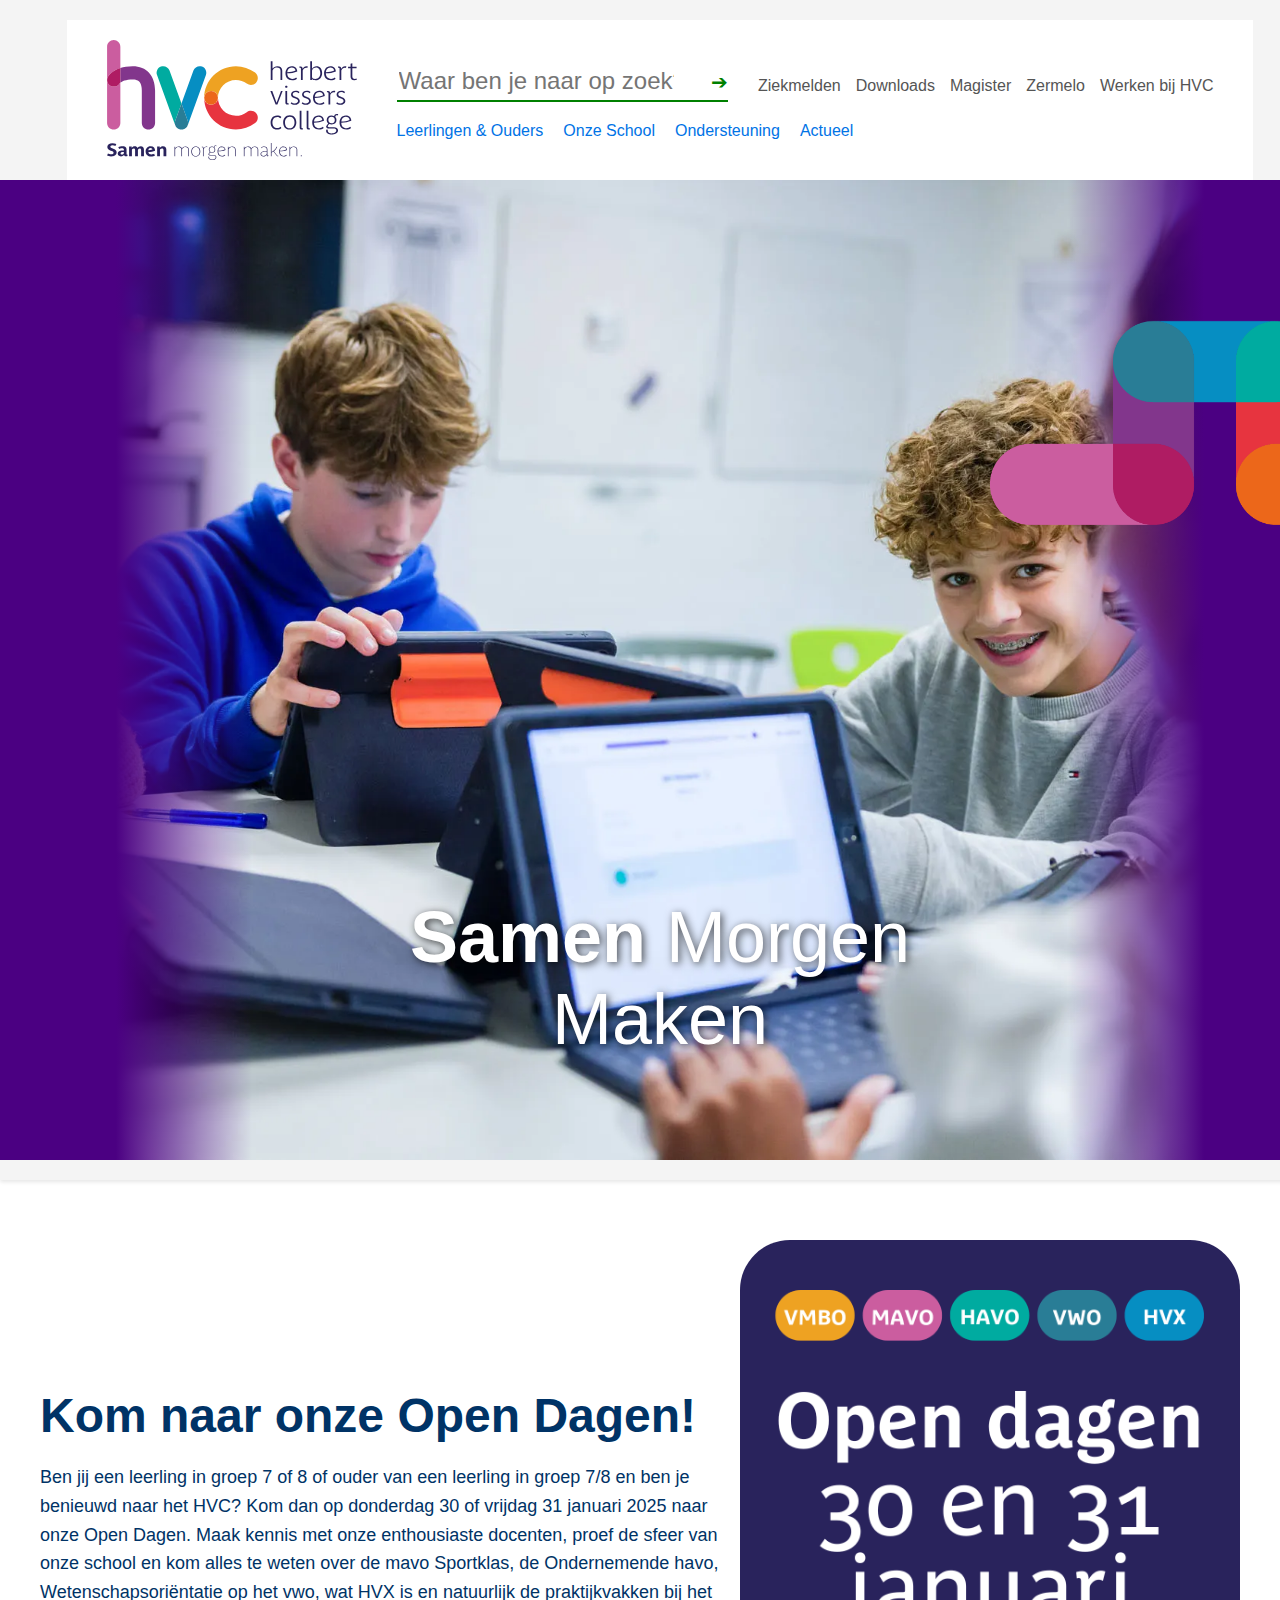
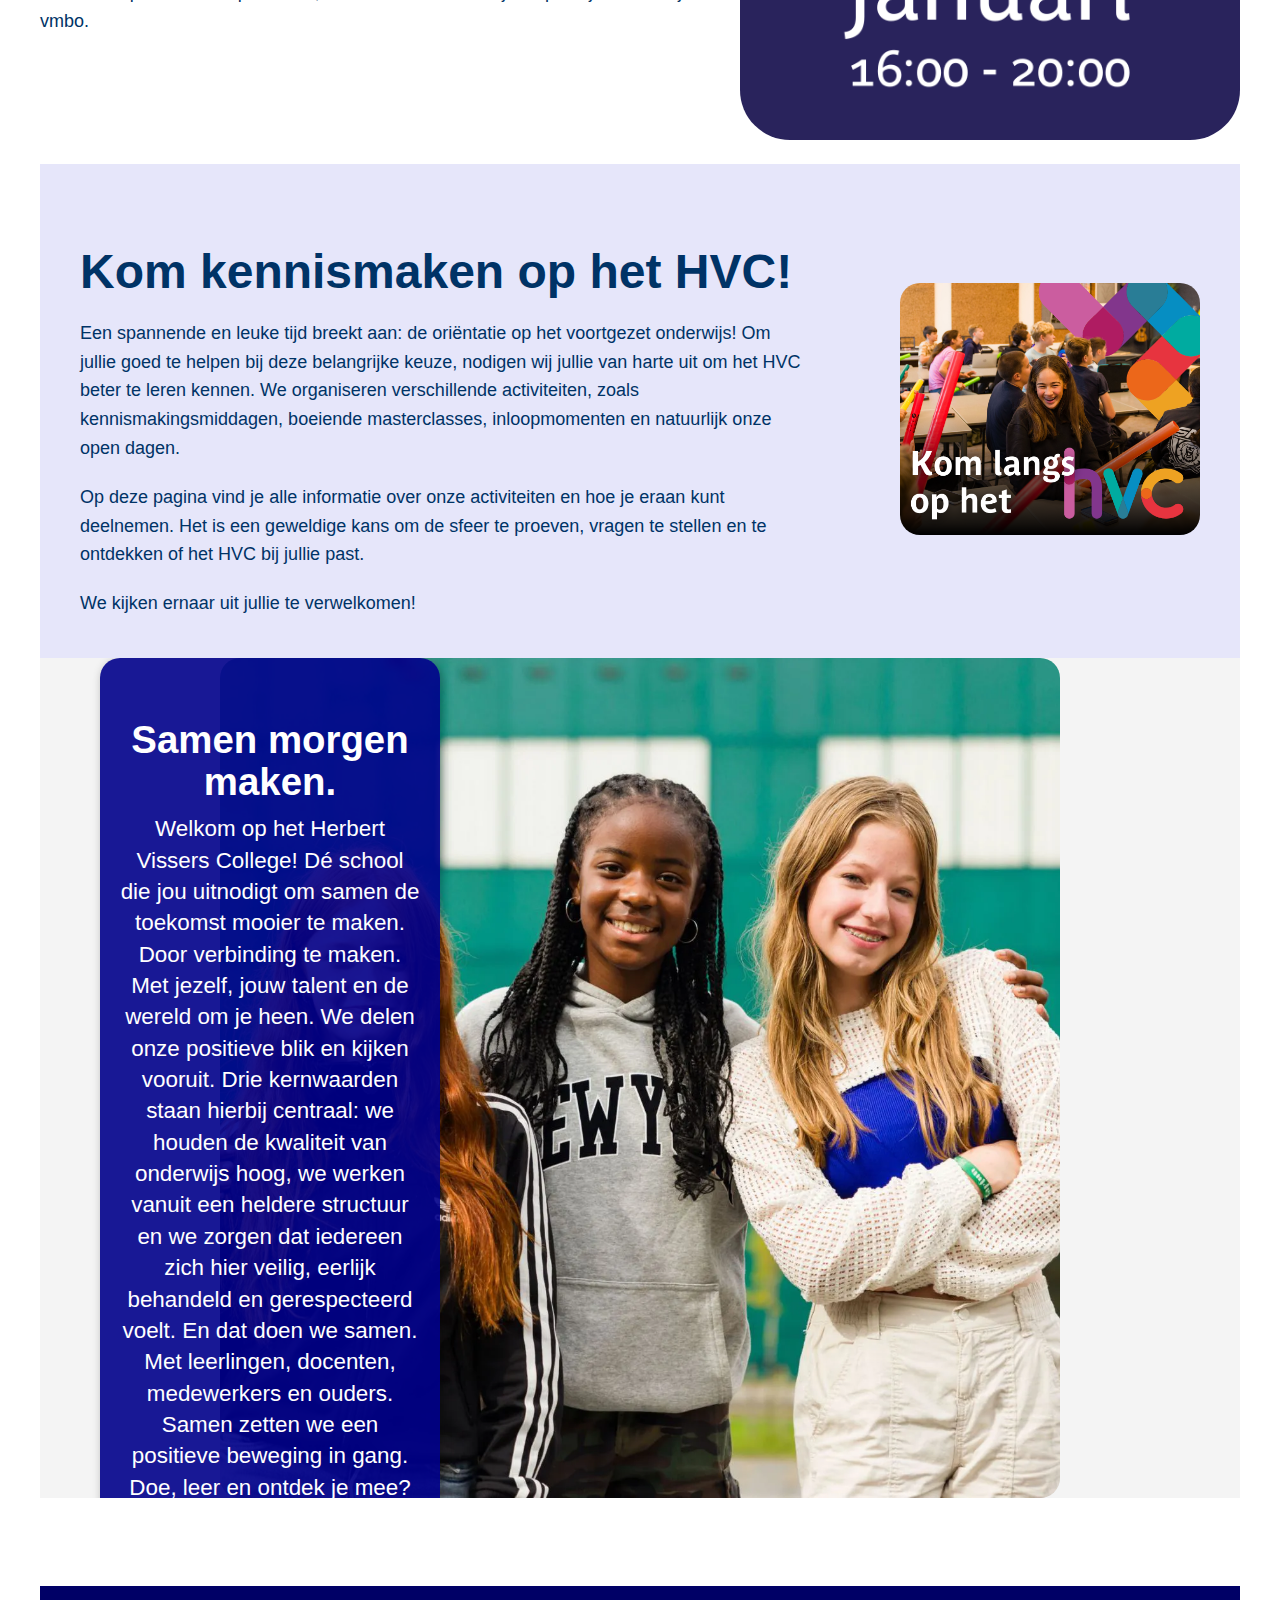
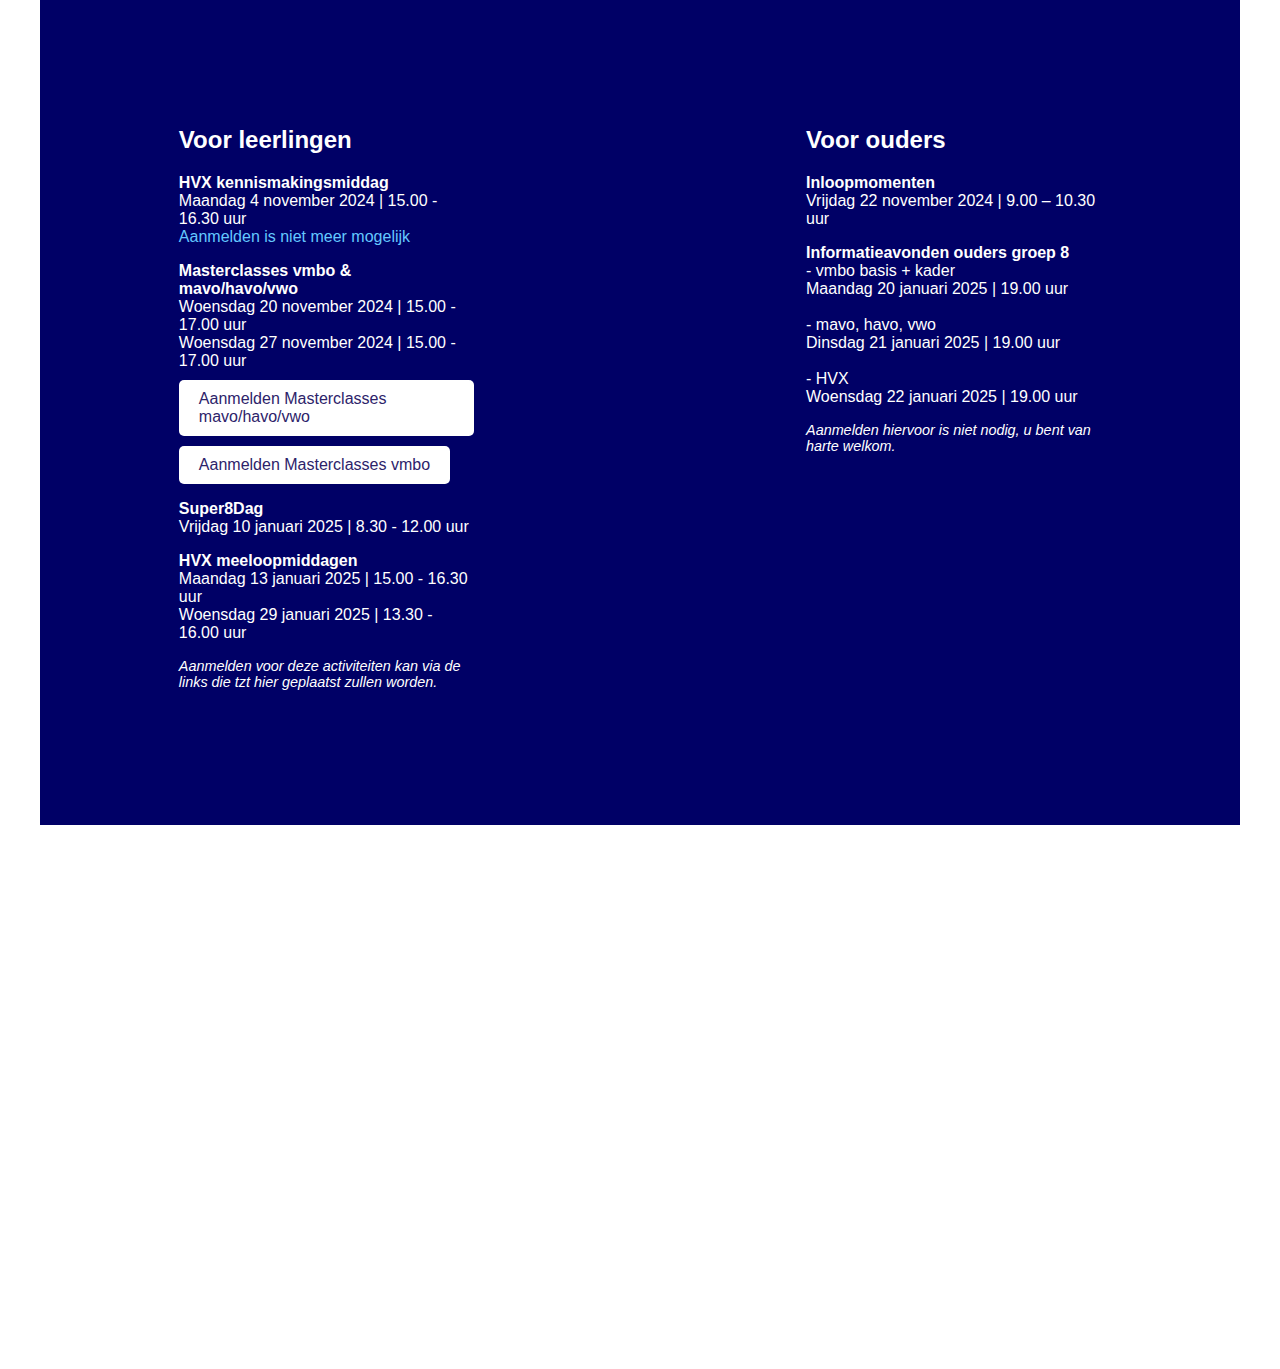
<file: index.html>
<!DOCTYPE html>
<html lang="nl">
<head>
    <meta charset="UTF-8">
    <meta name="viewport" content="width=device-width, initial-scale=1.0">
    <title>Herbert Vissers College</title>
    <link rel="stylesheet" href="styles.css">
    <style>
        /* Bestaande CSS-styling voor pagina */
        input {
            border: 0px;
            outline: 0px;
            font: bolder;
            font-size: large;
            width: 300px;
            margin-left: 10px;
        }

        body, html {
            margin: 0;
            padding: 0;
            height: 100%;
            font-family: Arial, sans-serif;
        }

        .header {
            display: flex;
            flex-direction: column;
            width: 100%;
            align-items: center;
        }

        .top-section {
            display: flex;
            align-items: center;
            padding: 20px 40px;
            background-color: #ffffff;
        }

        .logo {
            width: 250px;
            height: auto;
            margin-right: 40px;
        }

        .search-section {
            flex-grow: 1;
            display: flex;
            flex-direction: column;
            justify-content: center;
            align-items: flex-start;
        }

        .search-container {
            display: flex;
            align-items: center;
            margin-top: 5px;
        }

        .search-container input {
            font-size: 24px;
            color: black;
            margin: 0;
            padding-bottom: 5px;
        }

        .arrow {
            font-size: 20px;
            color: green;
            margin-left: 10px;
        }
        .search-arrow {
            border-bottom: 2px solid green;
        }

        .utility-links {
            margin-top: 5px;
            font-size: 16px;
            color: #333;
            display: flex;
            align-items: center;
            gap: 15px;
            margin-left: 30px;
        }

        .utility-links a {
            text-decoration: none;
            color: #555;
        }

        .utility-links a:hover {
            text-decoration: underline;
            color: #0073e6;
        }

        .background {
            background-image:
                linear-gradient(to right, #4B0082 10%, transparent 20%, transparent 80%, #4B0082 90%),
                linear-gradient(to right, #4B0082 0%, transparent 10%, transparent 90%, #4B0082 100%),
                url('slider-hvc-hvc.webp');
            background-size: cover;
            background-position: center;
            background-repeat: no-repeat;
            height: 100vh;
            width: 100%;
            position: relative;
            color: white;
            display: flex;
            flex-direction: column;
            justify-content: flex-start;
            padding: 40px;
        }

        .background-logo {
            position: absolute;
            top: 25%;
            right: -100px;
            transform: translateY(-50%);
        }

        .background-logo img {
            width: 450px;
            height: auto;
        }

        .background-text {
            font-size: 72px;
            font-weight: bold;
            color: white;
            text-shadow: 2px 2px 8px rgba(0, 0, 0, 0.7);
            text-align: center;
            position: absolute;
            bottom: 100px;
            left: 50%;
            transform: translate(-50%, 0);
        }

        .background-text span {
            font-weight: normal;
        }

        .links {
            margin-top: 20px;
            position: relative;
            z-index: 1;
            display: flex;
            gap: 20px;
        }

        .links a {
            text-decoration: none;
            color: #0073e6;
        }

        .links a:hover {
            text-decoration: underline;
        }

        .section-container {
            background-color: white;
            color: #003366;
            padding: 40px;
            margin-top: 20px;
            position: relative;
        }

        .section-content {
            display: flex;
            justify-content: space-between;
            align-items: center;
            gap: 20px;
        }

        .section-text {
            max-width: 65%;
        }

        .section-content h2 {
            font-size: 48px;
            margin-bottom: 20px;
            color: #003366;
        }

        .section-content p {
            font-size: 18px;
            margin-bottom: 20px;
            line-height: 1.6;
            color: #003366;
        }

        .section-content p:last-of-type {
            margin-bottom: 0;
        }

        .section-image img {
            width: 500px;
            height: auto;
            border-radius: 10%;
        }

        @media screen and (max-width: 1200px) {
            .section-text {
                max-width: 60%;
            }
        }

        @media screen and (max-width: 768px) {
            .section-content {
                flex-direction: column;
            }

            .section-image img {
                width: 100%;
                max-width: 200px;
            }

            .section-text {
                max-width: 100%;
            }
        }

        /* sec2 sectie styling */
        .sec2-container {
            background-color: #E6E6FA; /* Lichtblauwe achtergrondkleur */
            color: #003366; /* Donkerblauw tekstkleur */
            padding: 40px;
            margin-top: 20px;
            position: relative;
        }

        .sec2-content {
            display: flex;
            justify-content: space-between;
            align-items: center;
            gap: 20px;
        }

        .sec2-text {
            max-width: 65%; /* Max breedte om de tekst naast de afbeelding te houden */
        }

        .sec2-content h2 {
            font-size: 48px;
            margin-bottom: 20px;
             color: #003366;
        }

        .sec2-content p {
            font-size: 18px;
            margin-bottom: 20px;
            line-height: 1.6;
        }

        .sec2-content p:last-of-type {
            margin-bottom: 0;
        }

        .sec2-image img {
            width: 300px;
            height: auto;
            border-radius: 20px;
        }

        /* Flexbox styling voor responsieve layout */
        @media screen and (max-width: 1200px) {
            .sec2-text {
                max-width: 60%; /* Max breedte van tekst verminderen op kleinere schermen */
            }
        }

        @media screen and (max-width: 768px) {
            .sec2-content {
                flex-direction: column;
            }

            .sec2-image img {
                width: 100%;
                max-width: 200px;
            }

            .sec2-text {
                max-width: 100%; /* Zorg ervoor dat de tekst 100% breed is op kleinere schermen */
            }
        }

        .image-container {
            position: relative;
            display: flex;
            justify-content: center;
            align-items: center;
            width: 100%;
            background-color: #f4f4f4;
            overflow: hidden;
        }

        .centered-image {
            max-width: 70%;
            height: auto;
            display: block;
            z-index: 1;
            border-radius: 20px;
        }

        .overlay {
            position: absolute;
            top: 0;
            left: 5%; /* Het blauwe vlak verschuift 25% naar rechts */
            width: 25%; /* Breedte van het blauwe vlak */
            height: 100%; /* Hoogte van de overlay is gelijk aan de afbeelding */
            background-color: rgba(0, 0, 139, 0.9); /* Blauwe kleur met transparantie */
            z-index: 2;
            display: flex;
            flex-direction: column;
            justify-content: center;
            align-items: center;
            color: white;
            text-align: center;
            padding: 20px;
            box-shadow: 2px 2px 10px rgba(0, 0, 0, 0.3);
            border-radius: 20px;  
        }

        .overlay h1 {
            font-size: 3vw; /* Kleinere tekstgrootte */
            margin-bottom: 10px;
            line-height: 1.1;
            font-weight: bold;
        }

        .overlay p {
            font-size: 1.75vw; /* Kleinere tekstgrootte */
            line-height: 1.4;
            margin: 0;
        }

        .wrapper {
            background-color: #000066;
            display: flex;
            justify-content: center;
            align-items: center;
            padding: 50px;
        }

        .footer1-container {
            display: flex;
            justify-content: space-between;
            max-width: 1200px;
            margin: 50px auto;
            padding: 20px;
            border-radius: 10px; /* Optional: to give rounded corners */
        }

        .column {
            width: 32%;
            color: #ffffff;
        }

        h1 {
            text-align: center;
            font-size: 2rem;
            margin-bottom: 30px;
            color: #ffffff;
        }

        h2 {
            font-size: 1.5rem;
            margin-bottom: 20px;
            color: #ffffff;
        }

        a {
            color: #64C8FF;
            text-decoration: none;
        }

        a:hover {
            text-decoration: underline;
            color: #ffffff;
        }

        .button {
            display: inline-block;
            background-color: white;
            color: #2D236A;
            padding: 10px 20px;
            border-radius: 5px;
            text-decoration: none;
            font-size: 1rem;
            margin-top: 10px;
        }

        .button:hover {
            background-color: #64C8FF;
            color: white;
        }

        .note {
            font-size: 0.9rem;
            margin-top: 10px;
            font-style: italic;
            color: #ffffff;
        }
                }
           .video-container {
            display: flex;
            justify-content: center;
            align-items: center;
            box-shadow: 0 4px 8px rgba(0, 0, 0, 0.2);
            border-radius: 8px;
            background-color: white;
            padding: 10px;
        }
        iframe {
            border-radius: 8px;
            border: none;
        }
    </style>
   </head>
<body>
<header class="header">
    <div class="top-section">
<img src="hvc-logo.svg" alt="HVC Logo" class="logo">
<div class="search-section">
<div class="search-container">
<div class="search-arrow"> 
<input type="search" placeholder="Waar ben je naar op zoek?">
<span class="arrow">➔</span>
</div>
<div class="utility-links">      
<a href="#">Ziekmelden</a>
<a href="#">Downloads</a>
<a href="#">Magister</a>
<a href="#">Zermelo</a>
<a href="#">Werken bij HVC</a>
</div>
</div>

<div class="links">
<a href="#">Leerlingen & Ouders</a>
<a href="#">Onze School</a>
<a href="#">Ondersteuning</a>
<a href="#">Actueel</a>
</div>
</div>
</div>

<div class="background">
<div class="background-logo">
<img src="logo.png" alt="Logo">
</div>
<div class="background-text">
  Samen <span>Morgen Maken</span>

</div>
</div>
</header>
<div class="section-container">
        <div class="section-content">
            <div class="section-text">
                <h2>Kom naar onze Open Dagen!</h2>
                <p>
                    Ben jij een leerling in groep 7 of 8 of ouder van een leerling in groep 7/8 en ben
                    je benieuwd naar het HVC? Kom dan op donderdag 30 of vrijdag 31 januari 2025 naar
                    onze Open Dagen. Maak kennis met onze enthousiaste docenten, proef de sfeer van onze
                    school en kom alles te weten over de mavo Sportklas, de Ondernemende havo,
                    Wetenschapsoriëntatie op het vwo, wat HVX is en natuurlijk de praktijkvakken
                    bij het vmbo.
                </p>
            </div>
            <div class="section-image">
                <img src="open-dagen_2025.png">
            </div>
        </div>
    </section>
 
 
</head>
<body>
    <!-- sec2 met tekst en afbeelding -->
    <div class="sec2-container">
        <div class="sec2-content">
            <div class="sec2-text">
                <h2>Kom kennismaken op het HVC!</h2>
                <p>Een spannende en leuke tijd breekt aan: de oriëntatie op het voortgezet onderwijs! Om jullie goed te helpen bij deze belangrijke keuze, nodigen wij jullie van harte uit om het HVC beter te leren kennen. We organiseren verschillende activiteiten, zoals kennismakingsmiddagen, boeiende masterclasses, inloopmomenten en natuurlijk onze open dagen.</p>
                <p>Op deze pagina vind je alle informatie over onze activiteiten en hoe je eraan kunt deelnemen. Het is een geweldige kans om de sfeer te proeven, vragen te stellen en te ontdekken of het HVC bij jullie past.</p>
                <p>We kijken ernaar uit jullie te verwelkomen!</p>
            </div>
            <div class="sec2-image">
                <img src="website.png" alt="Website Afbeelding" style="border-radius: 20px;">
            </div>
        </div>
    </div>

    <div class="image-container">
        <div class="overlay">
            <h1>Samen morgen maken.</h1>
            <p>
                Welkom op het Herbert Vissers College! Dé school die jou uitnodigt 
                om samen de toekomst mooier te maken. Door verbinding te maken. Met 
                jezelf, jouw talent en de wereld om je heen. We delen onze positieve 
                blik en kijken vooruit. Drie kernwaarden staan hierbij centraal: we 
                houden de kwaliteit van onderwijs hoog, we werken vanuit een heldere 
                structuur en we zorgen dat iedereen zich hier veilig, eerlijk behandeld 
                en gerespecteerd voelt. En dat doen we samen. Met leerlingen, docenten, 
                medewerkers en ouders. Samen zetten we een positieve beweging in gang. 
                Doe, leer en ontdek je mee?
            </p>
        </div>
        <img src="samenmaken.webp" alt="3 meisjes op schoolplein" class="centered-image">
    </div> 
</head>
<body>
    <h1>Kennismakingsactiviteiten</h1>
 <div class="wrapper">
        <div class="footer1-container">
            <!-- Left Column -->
            <div class="column">
                <h2>Voor leerlingen</h2>
                <p><strong>HVX kennismakingsmiddag</strong><br>
                Maandag 4 november 2024 | 15.00 - 16.30 uur<br>
                <a href="#">Aanmelden is niet meer mogelijk</a></p>

                <p><strong>Masterclasses vmbo & mavo/havo/vwo</strong><br>
                Woensdag 20 november 2024 | 15.00 - 17.00 uur<br>
                Woensdag 27 november 2024 | 15.00 - 17.00 uur<br>
                <a href="#" class="button">Aanmelden Masterclasses mavo/havo/vwo</a><br>
                <a href="#" class="button">Aanmelden Masterclasses vmbo</a></p>

                <p><strong>Super8Dag</strong><br>
                Vrijdag 10 januari 2025 | 8.30 - 12.00 uur</p>

                <p><strong>HVX meeloopmiddagen</strong><br>
                Maandag 13 januari 2025 | 15.00 - 16.30 uur<br>
                Woensdag 29 januari 2025 | 13.30 - 16.00 uur</p>

                <p class="note">Aanmelden voor deze activiteiten kan via de links die tzt hier geplaatst zullen worden.</p>
            </div>

            <!-- Right Column -->
            <div class="column">
                <h2>Voor ouders</h2>
                <p><strong>Inloopmomenten</strong><br>
                Vrijdag 22 november 2024 | 9.00 – 10.30 uur</p>

                <p><strong>Informatieavonden ouders groep 8</strong><br>
                - vmbo basis + kader<br>
                Maandag 20 januari 2025 | 19.00 uur<br><br>

                - mavo, havo, vwo<br>
                Dinsdag 21 januari 2025 | 19.00 uur<br><br>

                - HVX<br>
                Woensdag 22 januari 2025 | 19.00 uur</p>

                <p class="note">Aanmelden hiervoor is niet nodig, u bent van harte welkom.</p>
            </div>
        </div>
    </div>
  <div class="video-container">
        <iframe 
            width="1000" 
            height="500" 
            src="https://www.youtube.com/embed/aj3LhZA7OZI" 
            title="Centered YouTube Video" 
            allow="accelerometer; autoplay; clipboard-write; encrypted-media; gyroscope; picture-in-picture; web-share" 
            allowfullscreen>
        </iframe>
    </div>
</body>
</html>
</file>
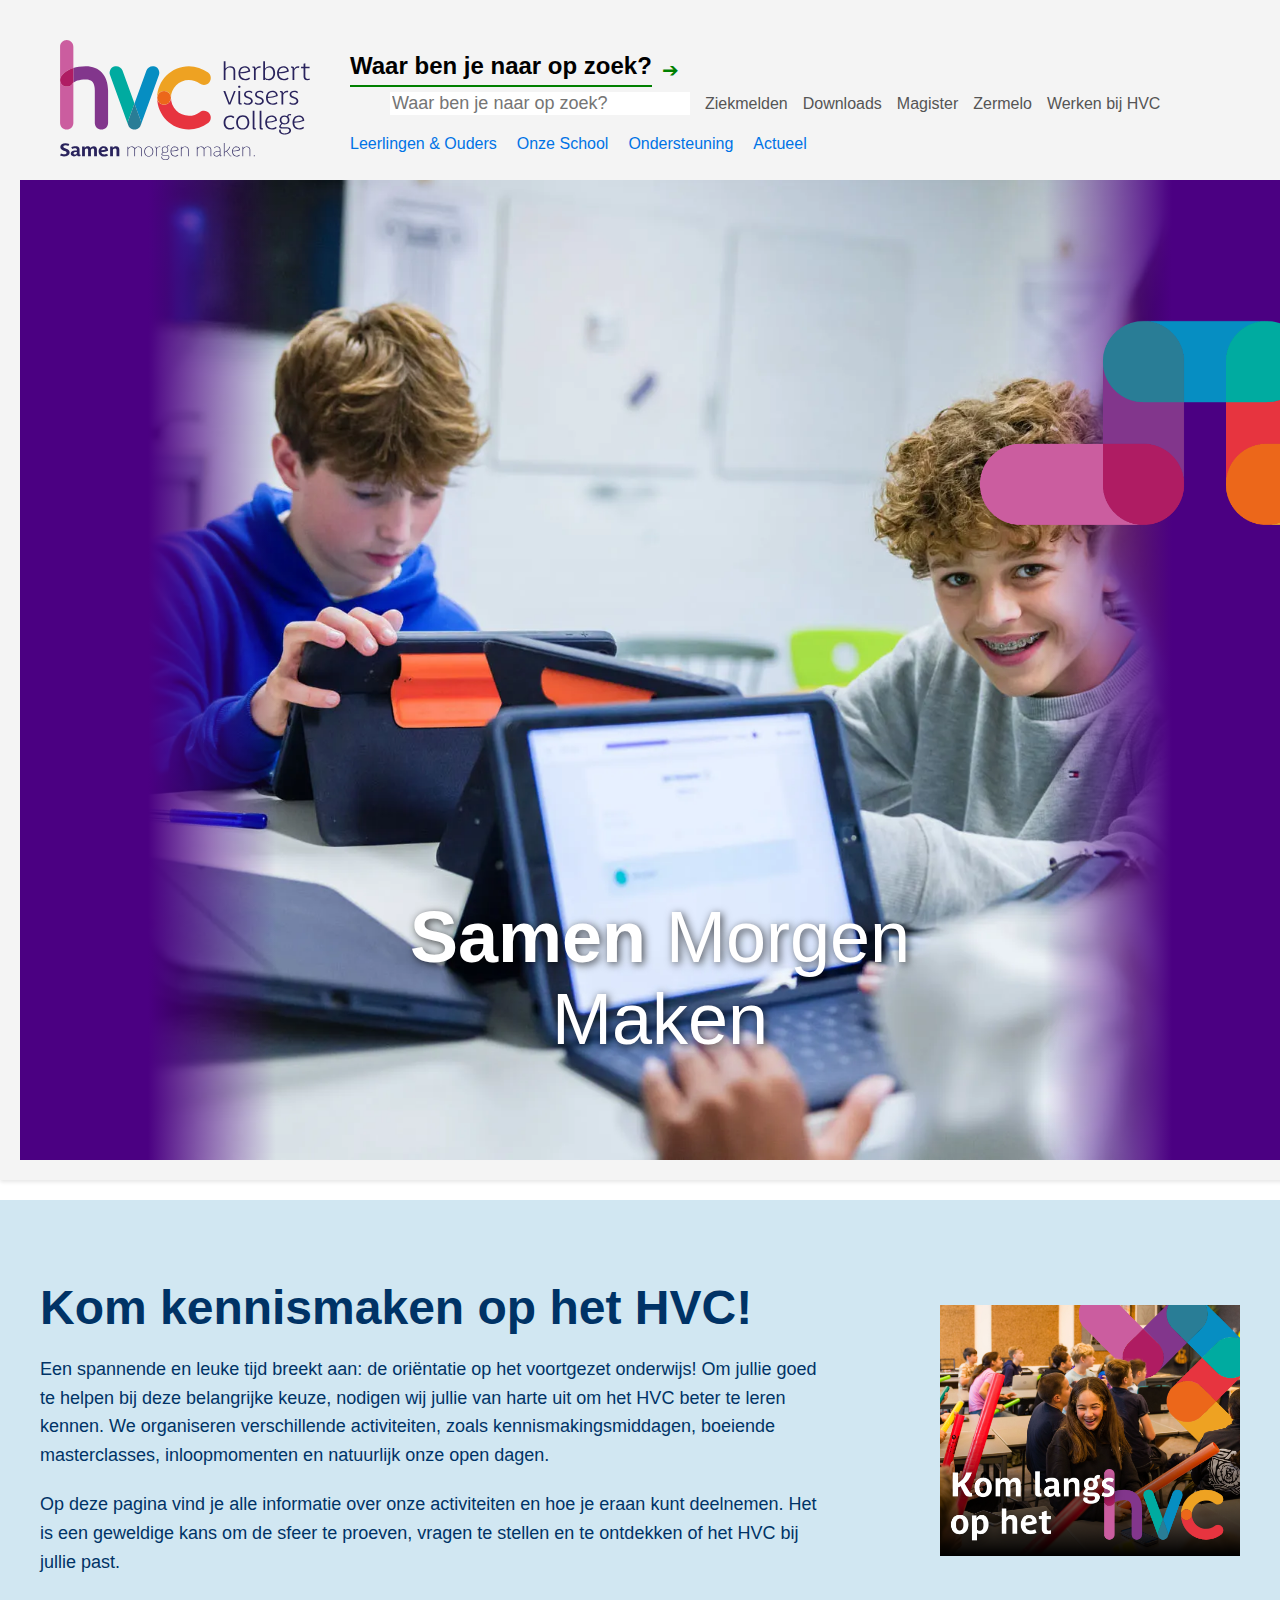
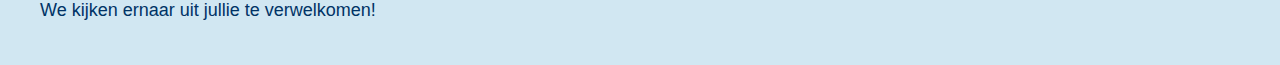
<file: hvx.html>
<!DOCTYPE html>
<html lang="nl">
<head>
<meta charset="UTF-8">
<meta name="viewport" content="width=device-width, initial-scale=1.0">
<title>Herbert Vissers College</title>
<link rel="stylesheet" href="styles.css">
</head>
<body>
<style>
        /* Bestaande CSS-styling voor pagina */
        input {
            border: 0px;
            outline: 0px;
            font: bolder;
            font-size: large;
            width: 300px;
            margin-left: 10px;
        }
 
        body, html {
            margin: 0;
            padding: 0;
            height: 100%;
            font-family: Arial, sans-serif;
        }
 
        .header {
            display: flex;
            flex-direction: column;
            width: 100%;
        }
 
        .top-section {
            display: flex;
            align-items: center;
            padding: 20px 40px;
            background-color: #f4f4f4;
        }
 
        .logo {
            width: 250px;
            height: auto;
            margin-right: 40px;
        }
 
        .search-section {
            flex-grow: 1;
            display: flex;
            flex-direction: column;
            justify-content: center;
            align-items: flex-start;
        }
 
        .search-container {
            display: flex;
            align-items: center;
            margin-top: 5px;
        }
 
        .search-container h1 {
            font-size: 24px;
            color: black;
            margin: 0;
            padding-bottom: 5px;
            border-bottom: 2px solid green;
        }
 
        .arrow {
            font-size: 20px;
            color: green;
            margin-left: 10px;
        }
 
        .utility-links {
            margin-top: 5px;
            font-size: 16px;
            color: #333;
            display: flex;
            align-items: center;
            gap: 15px;
            margin-left: 30px;
        }
 
        .utility-links a {
            text-decoration: none;
            color: #555;
        }
 
        .utility-links a:hover {
            text-decoration: underline;
            color: #0073e6;
        }
 
        .background {
            background-image:
                linear-gradient(to right, #4B0082 10%, transparent 20%, transparent 80%, #4B0082 90%),
                linear-gradient(to right, #4B0082 0%, transparent 10%, transparent 90%, #4B0082 100%),
                url('slider-hvc-hvc.webp');
            background-size: cover;
            background-position: center;
            background-repeat: no-repeat;
            height: 100vh;
            position: relative;
            color: white;
            display: flex;
            flex-direction: column;
            justify-content: flex-start;
            padding: 40px;
        }
 
        .background-logo {
            position: absolute;
            top: 25%;
            right: -130px;
            transform: translateY(-50%);
        }
 
        .background-logo img {
            width: 450px;
            height: auto;
        }
 
        .background-text {
            font-size: 72px;
            font-weight: bold;
            color: white;
            text-shadow: 2px 2px 8px rgba(0, 0, 0, 0.7);
            text-align: center;
            position: absolute;
            bottom: 100px;
            left: 50%;
            transform: translate(-50%, 0);
        }
 
        .background-text span {
            font-weight: normal;
        }
 
        .links {
            margin-top: 20px;
            position: relative;
            z-index: 1;
            display: flex;
            gap: 20px;
        }
 
        .links a {
            text-decoration: none;
            color: #0073e6;
        }
 
        .links a:hover {
            text-decoration: underline;
        }
 
        /* Footer sectie styling */
        footer {
            background-color: #d1e7f2; /* Lichtblauwe achtergrondkleur */
            color: #003366; /* Donkerblauw tekstkleur */
            padding: 40px;
            margin-top: 20px;
            position: relative;
        }
 
        .footer-content {
            display: flex;
            justify-content: space-between;
            align-items: center;
            gap: 20px;
        }
 
        .footer-text {
            max-width: 65%; /* Max breedte om de tekst naast de afbeelding te houden */
        }
 
        .footer-content h2 {
            font-size: 48px;
            margin-bottom: 20px;
        }
 
        .footer-content p {
            font-size: 18px;
            margin-bottom: 20px;
            line-height: 1.6;
        }
 
        .footer-content p:last-of-type {
            margin-bottom: 0;
        }
 
        .footer-image img {
            width: 300px;
            height: auto;
        }
 
        /* Flexbox styling voor responsieve layout */
        @media screen and (max-width: 1200px) {
            .footer-text {
                max-width: 60%; /* Max breedte van tekst verminderen op kleinere schermen */
            }
        }
 
        @media screen and (max-width: 768px) {
            .footer-content {
                flex-direction: column;
            }
 
            .footer-image img {
                width: 100%;
                max-width: 200px;
            }
 
            .footer-text {
                max-width: 100%; /* Zorg ervoor dat de tekst 100% breed is op kleinere schermen */
            }
        }
</style>
 
    <header class="header">
<div class="top-section">
<img src="hvc-logo.svg" alt="HVC Logo" class="logo">
<div class="search-section">
<div class="search-container">
<h1>Waar ben je naar op zoek?</h1>
<span class="arrow">➔</span>
</div>
<div class="utility-links">
<input type="search" placeholder="Waar ben je naar op zoek?">
<a href="#">Ziekmelden</a>
<a href="#">Downloads</a>
<a href="#">Magister</a>
<a href="#">Zermelo</a>
<a href="#">Werken bij HVC</a>
</div>
<div class="links">
<a href="#">Leerlingen & Ouders</a>
<a href="#">Onze School</a>
<a href="#">Ondersteuning</a>
<a href="#">Actueel</a>
</div>
</div>
</div>
 
        <div class="background">
<div class="background-logo">
<img src="logo.png" alt="Logo">
</div>
<div class="background-text">
                Samen <span>Morgen Maken</span>
</div>
</div>
</header>
 
    <!-- Footer met tekst en afbeelding -->
<footer>
<div class="footer-content">
<div class="footer-text">
<h2>Kom kennismaken op het HVC!</h2>
<p>Een spannende en leuke tijd breekt aan: de oriëntatie op het voortgezet onderwijs! Om jullie goed te helpen bij deze belangrijke keuze, nodigen wij jullie van harte uit om het HVC beter te leren kennen. We organiseren verschillende activiteiten, zoals kennismakingsmiddagen, boeiende masterclasses, inloopmomenten en natuurlijk onze open dagen.</p>
<p>Op deze pagina vind je alle informatie over onze activiteiten en hoe je eraan kunt deelnemen. Het is een geweldige kans om de sfeer te proeven, vragen te stellen en te ontdekken of het HVC bij jullie past.</p>
<p>We kijken ernaar uit jullie te verwelkomen!</p>
</div>
<div class="footer-image">
<img src="website.png" alt="Website Afbeelding">
</div>
</div>
</footer>
</body>
</html>
</file>
<file: styles.css>
/* Algemene stijlen */
body, html {
    margin: 0;
    padding: 0;
    font-family: Arial, sans-serif;
}

/* Header sectie */
.header {
    background-color: #f4f4f4;
    padding: 20px;
    box-shadow: 0 2px 4px rgba(0, 0, 0, 0.1);
}

/* Logo en zoek sectie */
.logo-section {
    display: flex;
    align-items: center;  /* Centraal uitlijnen op de Y-as (verticaal) */
    justify-content: start;
}

/* Logo afbeelding */
.logo {
    width: 120px;
    height: auto;
    margin-right: 20px; /* Voeg ruimte tussen het logo en de tekst toe */
}

/* Zoek en menu-sectie */
.search-section {
    display: flex;
    flex-direction: column;
    justify-content: center;
}

/* Tekst waar ben je naar op zoek */
.search-section h1 {
    font-size: 24px;
    color: #333;
    margin: 0;
}

/* Navigatie */
nav ul {
    list-style-type: none;
    padding: 0;
    margin: 10px 0 0 0;
}

nav ul li {
    display: inline;
    margin-right: 20px;
}

nav ul li a {
    text-decoration: none;
    font-size: 18px;
    color: #0073e6;
}

nav ul li a:hover {
    text-decoration: underline;
}
</file>
